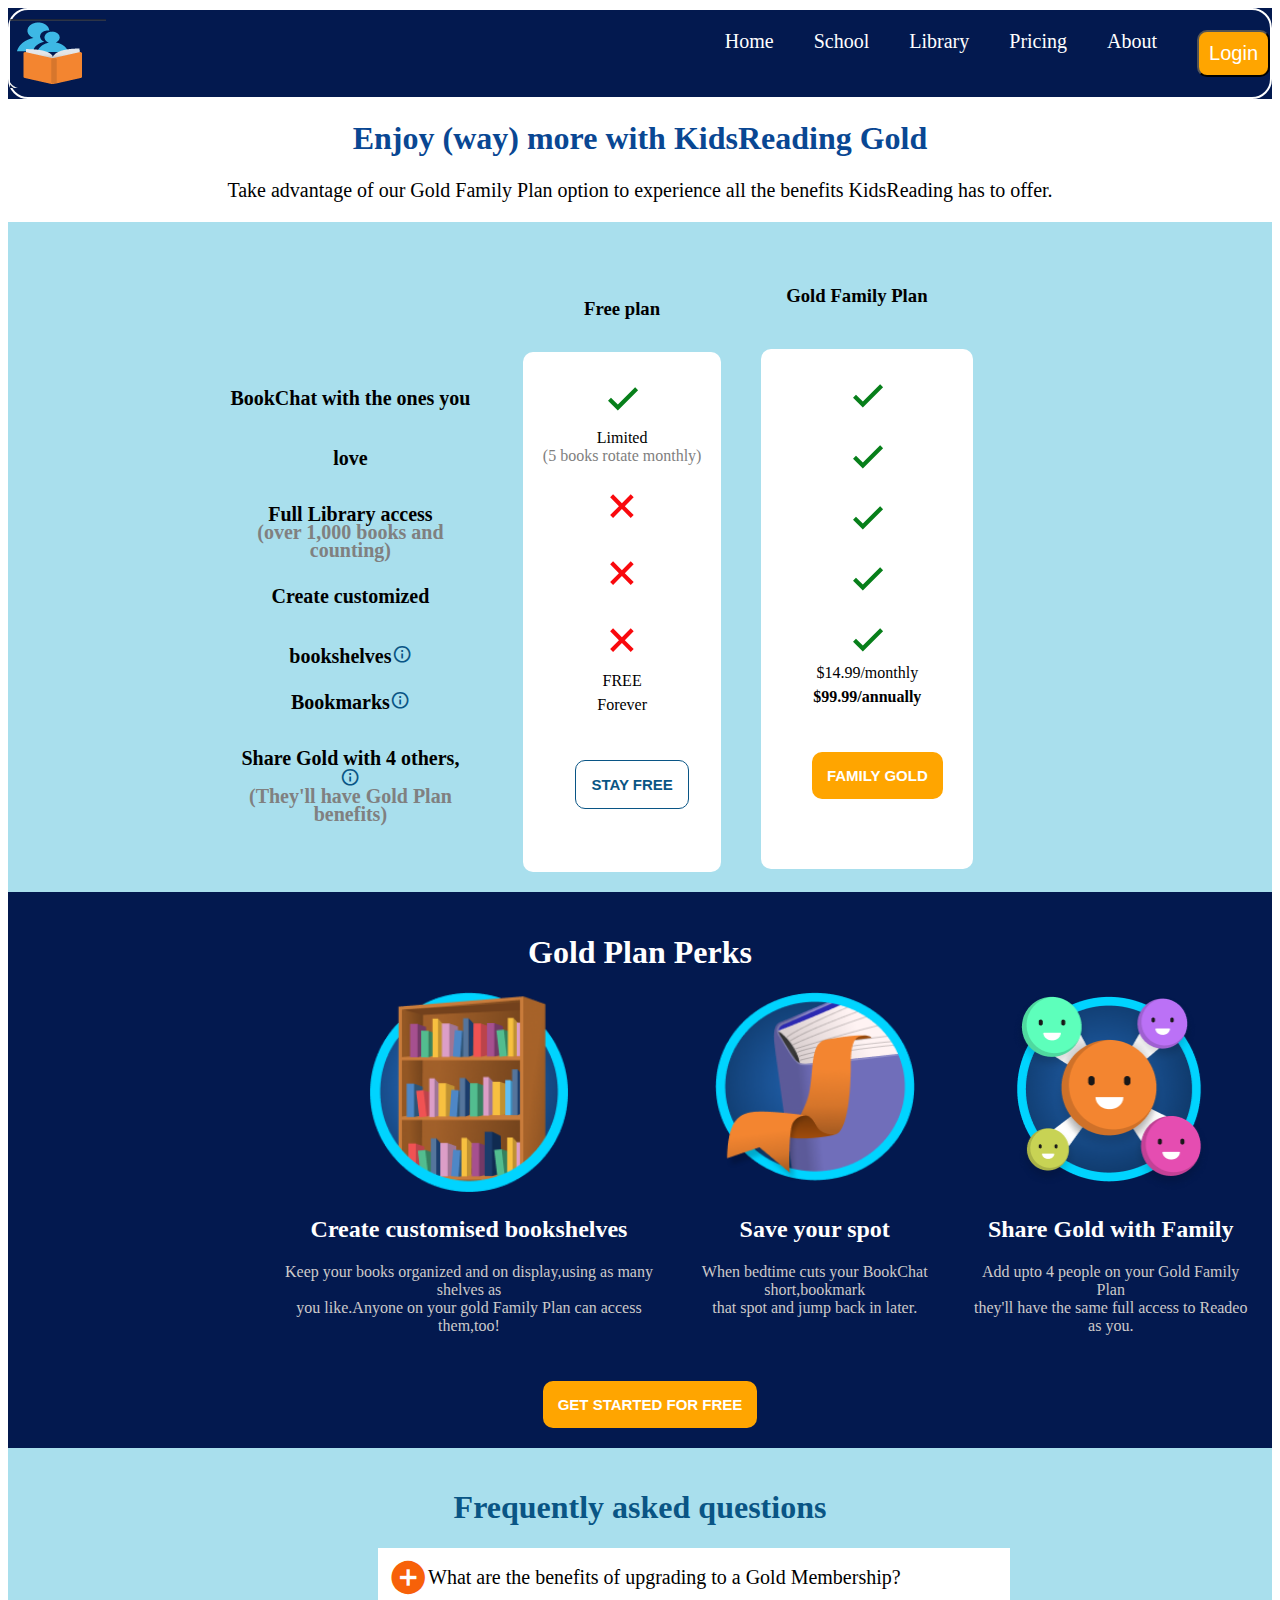
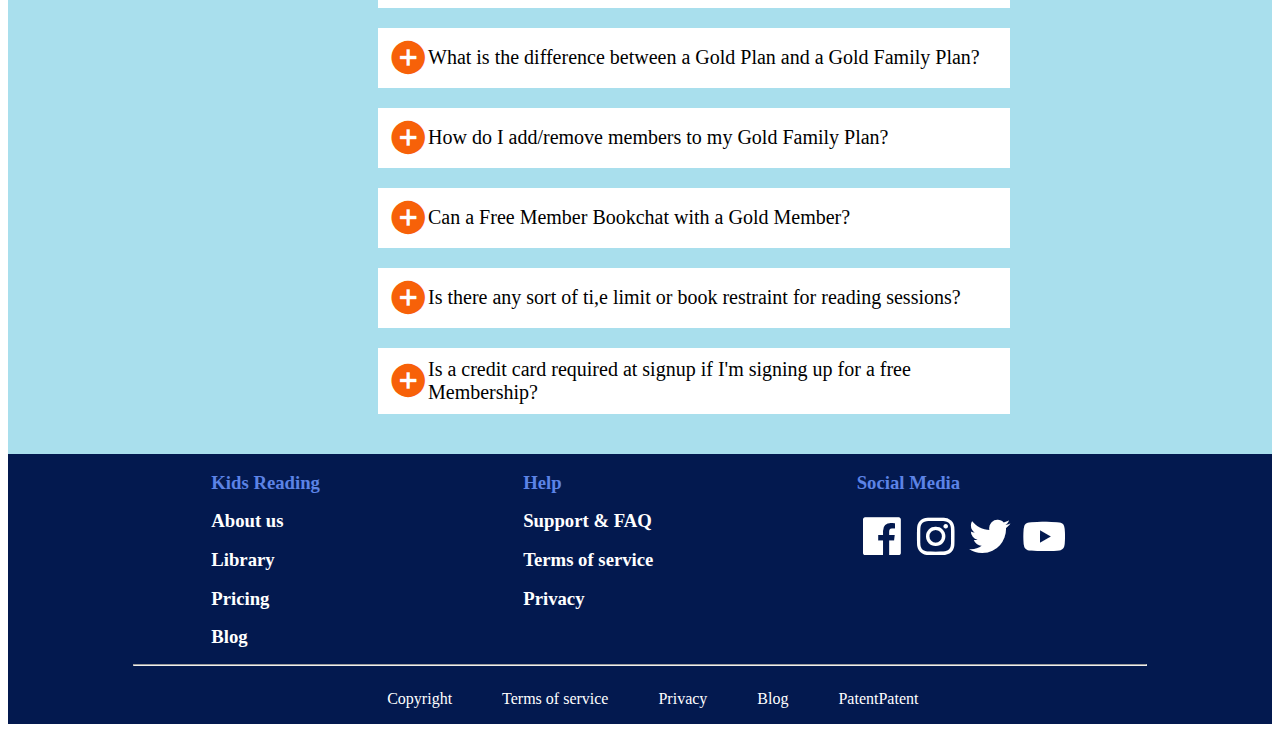
<file: Layout 2/Pricing.html>
<!DOCTYPE html>
<html lang="en">
  <head>
    <meta charset="UTF-8" />
    <meta name="viewport" content="width=device-width, initial-scale=1.0" />
    <title>Pricing</title>
    <link
      href="https://unpkg.com/boxicons@2.1.4/css/boxicons.min.css"
      rel="stylesheet"
    />
    <style>
      .two {
        display: flex;
        gap: 40px;
        padding: 20px;
        line-height: 70px;
        background-color: #a9dfed;
        text-align: center;
      }
      .title {
        margin-top: 100px;
        width: 20%;
        line-height: 60px;
        margin-left: 200px;
      }
      .book {
        margin-top: -40px;
      }
      .free {
        line-height: 80px;
        margin-top: 8px;
        margin-left: 10px;
      }

      .free h3 {
        text-align: center;
      }
      .gold h3 {
        text-align: center;
      }
      .spans {
        display: flex;
        flex-direction: column;
        line-height: 18px;
        margin-top: -10px;
      }
      span {
        color: gray;
      }
      .bx {
        font-size: 50px;
      }
      .check {
        line-height: 50px;
        background-color: white;
        padding: 20px;
        margin-top: -15px;
        border-radius: 10px;
        text-align: center;
        height: 480px;
      }
      .X {
        line-height: 38px;
        background-color: white;
        padding: 20px;
        border-radius: 10px;
        width: 90%;
        margin-top: 8px;
        text-align: center;
        height: 480px;
      }
      .wrong {
        margin-top: 10px;
      }
      .try {
        padding: 15px;
        background-color: orange;
        border-radius: 10px;
        font-size: 15px;
        color: white;
        margin-left: 20px;
        margin-top: 30px;
        border: none;
      }
      .one {
        text-align: center;
      }
      .one h1 {
        color: rgb(9, 71, 147);
      }
      .one p {
        font-size: 20px;
      }
      .title {
        font-size: 20px;
      }
      .cus {
        margin-top: -20px;
      }
      #bi {
        font-size: 20px;
      }
      .three{
        background-color: #03194F;
        text-align: center;
        padding: 20px;
        color: white;
      }
      .plan{
        display: flex;
        gap: 10px;
        margin-left: 250px;
      }
      .three img{
        width: 200px;
        height: 200px;
      }
      .plan p{
        color: rgb(205, 202, 202);
      }
      .try{
        font-weight: bold;
      }
      #free{
        background-color: white;
        color: #095585;
        border: 1px solid;
      }
      .four{
        background-color: #a9dfed;
        padding: 20px;
      }
      .four h1{
        text-align: center;
        color: #095585;
      }
      #plus{
        font-size: 40px;
      }
      .four p{
        background-color: white;
        width: 50%;
        margin-left: 350px;
        font-size: 20px;
        display: flex;
       align-items: center;
       padding: 10px;

      }
      .fot{
    background-color: #03194F;
    color: white;
    display: flex;
    justify-content: space-evenly;
    line-height: 20px;
}
.tit{
    color: #5c83e6;
}
.foot{
    background-color: #03194F;
    margin-top: -10px;
    color: white;
}
.foot hr{
    width: 80%;
}
.copy{
    display: flex;
    gap: 50px;
    margin-left: 30%;
}
header{
    background-color: #03194F;
}
nav{
    display: flex;
    justify-content: space-between;
    border: 2px solid white;
    border-radius: 20px;
    align-items: center;
}
ul,li,a{
    text-decoration: none;
    color: white;
    list-style: none;
    font-size: 20px;
    display: flex;
    justify-content: space-evenly;
    gap: 40px;
}
.log{
    padding: 10px;
    background-color: orange;
    color: white;
    font-size: 20px;
    border-radius: 10px;
}


    </style>
  </head>
  <body>
    <header>
        <nav>
            <img class="logo" src="img/logo.PNG" alt="" />
        <div class="titles">
          <ul>
            <li><a href="index.html">Home</a></li>
            <li><a href="school.html">School</a></li>
            <li><a href="library.html">Library</a></li>
            <li><a href="Pricing.html">Pricing</a></li>
            <li><a href="about.html">About</a></li>
            <a href="bookchat.html"><button class="log">Login</button></a>
          </ul>
        </div>
        </nav>
    </header>
    <main>
      <section class="one">
        <h1>Enjoy (way) more with KidsReading Gold</h1>
        <p>
          Take advantage of our Gold Family Plan option to experience all the
          benefits KidsReading has to offer.
        </p>
      </section>
      <section class="two">
        <div class="title">
          <h4>BookChat with the ones you love</h4>
          <h4 class="spans">
            Full Library access <span>(over 1,000 books and counting)</span>
          </h4>
          <h4 class="cus">
            Create customized bookshelves<i
              id="bi"
              class="bx bx-info-circle"
              style="color: #095585"
            ></i>
          </h4>
          <h4 class="book">
            Bookmarks<i
              id="bi"
              class="bx bx-info-circle"
              style="color: #095585"
            ></i>
          </h4>
          <h4 class="spans">
            Share Gold with 4 others,<i
              id="bi"
              class="bx bx-info-circle"
              style="color: #095585"
            ></i
            ><span>(They'll have Gold Plan benefits)</span>
          </h4>
        </div>
        <div class="free">
          <h3>Free plan</h3>
          <div class="check">
            <i class="bx bx-check" style="color: #077f1a"></i>

            <p class="spans">Limited <span>(5 books rotate monthly)</span></p>
            <div class="wrong">
              <i class="bx bx-x" style="color: #f9090d"></i><br />
              <i class="bx bx-x" style="color: #f9090d"></i><br />
              <i class="bx bx-x" style="color: #f9090d"></i><br />
            </div>

            <p class="spans">FREE</p>
            <p class="spans">Forever</p>
            <button class="try" id="free">STAY FREE</button>
          </div>
        </div>
        <div class="gold">
          <h3>Gold Family Plan</h3>
          <div class="X">
            <i class="bx bx-check" style="color: #077f1a"></i><br />
            <i class="bx bx-check" style="color: #077f1a"></i><br />
            <i class="bx bx-check" style="color: #077f1a"></i><br />
            <i class="bx bx-check" style="color: #077f1a"></i><br />
            <i class="bx bx-check" style="color: #077f1a"></i><br />
            <p class="spans">$14.99/monthly</p>
            <p class="spans"><strong>$99.99/annually</strong></p>
            <button class="try">FAMILY GOLD</button>
          </div>
        </div>
      </section>
      <section class="three">
        <h1>Gold Plan Perks</h1>
        <div class="plan">
          <div>
            <img src="img/pricing-11.50748280.png" alt="" />
            <h2>Create customised bookshelves</h2>
            <p>
              Keep your books organized and on display,using as many shelves as <br>
              you like.Anyone on your gold Family Plan can access them,too!
            </p>
          </div>
          <div>
            <img src="img/pricing-22.0265d8e4.png" alt="" />
            <h2>Save your spot</h2>
            <p>
              When bedtime cuts your BookChat short,bookmark  <br>that spot and jump
              back in later.
            </p>
          </div>
          <div>
            <img src="img/pricing-33.8c707c7e.png" alt="" />
            <h2>Share Gold with Family</h2>
            <p>
              Add upto 4 people on your Gold Family Plan <br>they'll have the same
              full access to Readeo as you.
            </p>
          </div>
        </div>

        <button class="try">GET STARTED FOR FREE</button>
      </section>
      <section class="four">
        <h1>Frequently asked questions</h1>
        <div>
            <p><i id="plus" class='bx bxs-plus-circle' style='color:#f76109'  ></i>What are the benefits of upgrading to a Gold Membership?</p>
            <p><i id="plus" class='bx bxs-plus-circle' style='color:#f76109'  ></i>What is the difference between a Gold Plan and a Gold Family Plan?</p>
            <p><i id="plus" class='bx bxs-plus-circle' style='color:#f76109'  ></i>How do I add/remove members to my Gold Family Plan?</p>
            <p><i id="plus" class='bx bxs-plus-circle' style='color:#f76109'  ></i>Can a Free Member Bookchat with a Gold Member?</p>
            <p><i id="plus" class='bx bxs-plus-circle' style='color:#f76109'  ></i>Is there any sort of ti,e limit or book restraint for reading sessions?</p>
            <p><i id="plus" class='bx bxs-plus-circle' style='color:#f76109'  ></i>Is a credit card required at signup if I'm signing up for a free Membership?</p>
        </div>
      </section>
    </main>
    <footer class="fot">
        <div>
            <h3 class="tit">Kids Reading</h3>
            <h3>About us</h3>
            <h3>Library</h3>
            <h3>Pricing</h3>
            <h3>Blog</h3>
        </div>
        <div>
            <h3 class="tit">Help</h3>
            <h3>Support & FAQ</h3>
            <h3>Terms of service</h3>
            <h3>Privacy</h3>
        </div>
        <div>
            <h3 class="tit">Social Media</h3>
            <div>
                <i class='bx bxl-facebook-square' style='color:#ffffff'></i>
                <i class='bx bxl-instagram' style='color:#ffffff'></i>
                <i class='bx bxl-twitter' style='color:#ffffff'></i>
                <i class='bx bxl-youtube' style='color:#ffffff' ></i>
            </div>
        </div>

    </footer>
    <footer class="foot">
        <hr>
        <div class="copy">
        <p>Copyright</p>
        <p>Terms of service</p>
        <p>Privacy</p>
        <p>Blog</p>
        <p>PatentPatent</p>
        </div>
    </footer>
    
  </body>
</html>
</file>
